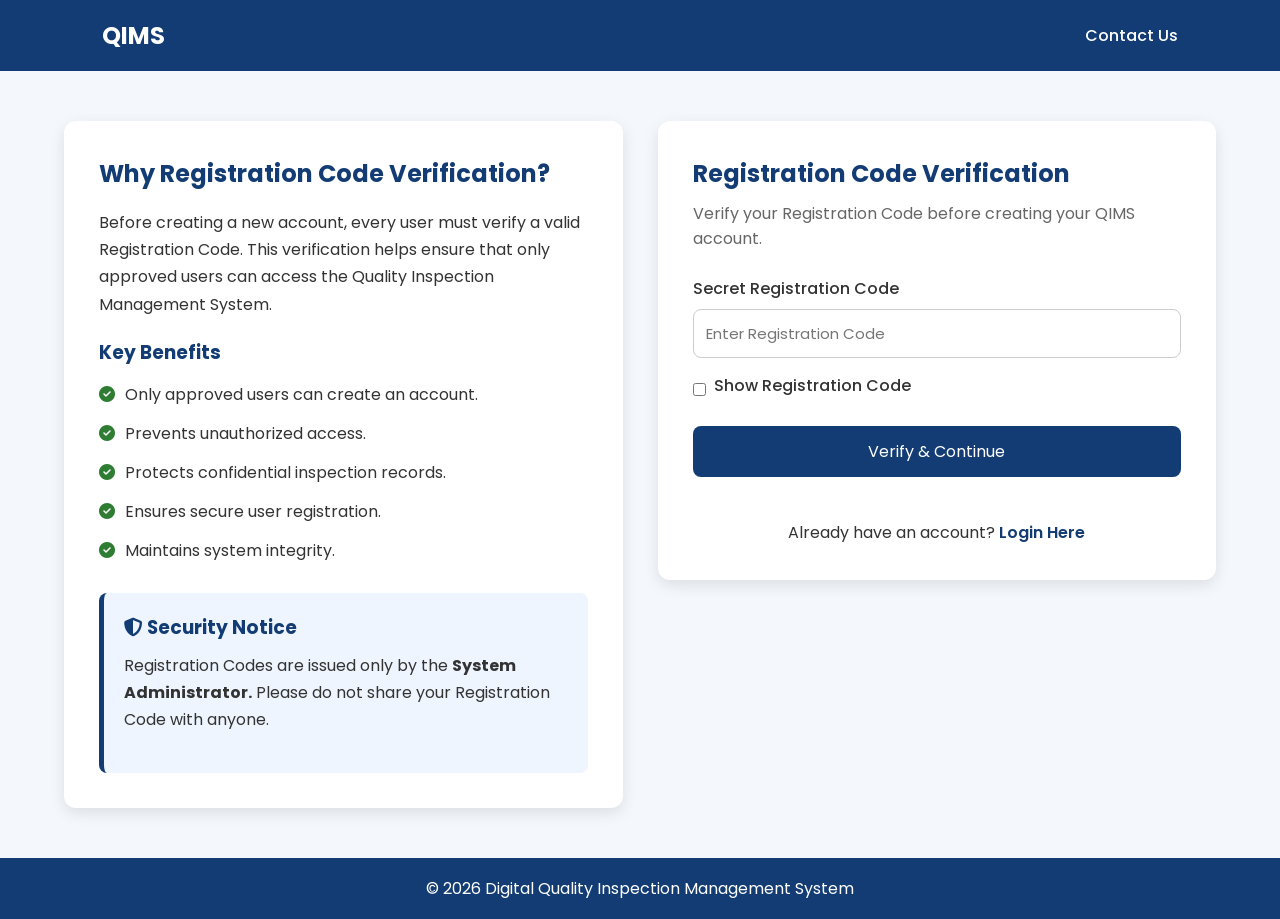
<file: templates/registration.html>
<!DOCTYPE html>
<html lang="en">

<head>

    <meta charset="UTF-8">
    <meta name="viewport" content="width=device-width, initial-scale=1.0">

    <title>Registration Code Verification | QIMS</title>

    <link rel="stylesheet" href="../static/css/registration.css">

    <link rel="stylesheet"
        href="https://cdnjs.cloudflare.com/ajax/libs/font-awesome/6.7.2/css/all.min.css">

</head>

<body>

    <!-- Header -->

    <header>

        <div class="logo">
            <h2> QIMS</h2>
        </div>

        <nav>
            <a href="contact.html">Contact Us</a>
        </nav>

    </header>

    <!-- Main Section -->

    <section class="main-container">

        <!-- Left Information Card -->

        <div class="info-card">

            <h2>Why Registration Code Verification?</h2>

            <p>
                Before creating a new account, every user must verify a valid
                Registration Code. This verification helps ensure that only
                approved users can access the Quality Inspection Management System.
            </p>

            <h3>Key Benefits</h3>

            <ul>

                <li>
                    <i class="fa-solid fa-circle-check"></i>
                    Only approved users can create an account.
                </li>

                <li>
                    <i class="fa-solid fa-circle-check"></i>
                    Prevents unauthorized access.
                </li>

                <li>
                    <i class="fa-solid fa-circle-check"></i>
                    Protects confidential inspection records.
                </li>

                <li>
                    <i class="fa-solid fa-circle-check"></i>
                    Ensures secure user registration.
                </li>

                <li>
                    <i class="fa-solid fa-circle-check"></i>
                    Maintains system integrity.
                </li>

            </ul>

            <div class="security-box">

                <h3>
                    <i class="fa-solid fa-shield-halved"></i>
                    Security Notice
                </h3>

                <p>
                    Registration Codes are issued only by the
                    <strong>System Administrator.</strong>
                    Please do not share your Registration Code with anyone.
                </p>

            </div>

        </div>

        <!-- Right Form Card -->

        <div class="registration-card">

            <h1>Registration Code Verification</h1>

            <p class="subtitle">
                Verify your Registration Code before creating your QIMS account.
            </p>

            <form>

                <label>Secret Registration Code</label>

                <input
                    type="password"
                    id="secretCode"
                    placeholder="Enter Registration Code">

                <div class="show-password">

                    <input
                        type="checkbox"
                        id="showCode">

                    <label for="showCode">
                        Show Registration Code
                    </label>

                </div>

                <button
                    type="button"
                    onclick="verifyCode()"
                    class="btn">

                    Verify & Continue

                </button>

                <p id="message" class="message"></p>

            </form>

            <div class="login-link">

                Already have an account?

                <a href="/login">

                    Login Here

                </a>

            </div>

        </div>

    </section>

    <!-- Footer -->

    <footer>

        © 2026 Digital Quality Inspection Management System

    </footer>

    <script src="../static/js/script.js"></script>

</body>

</html>
</file>
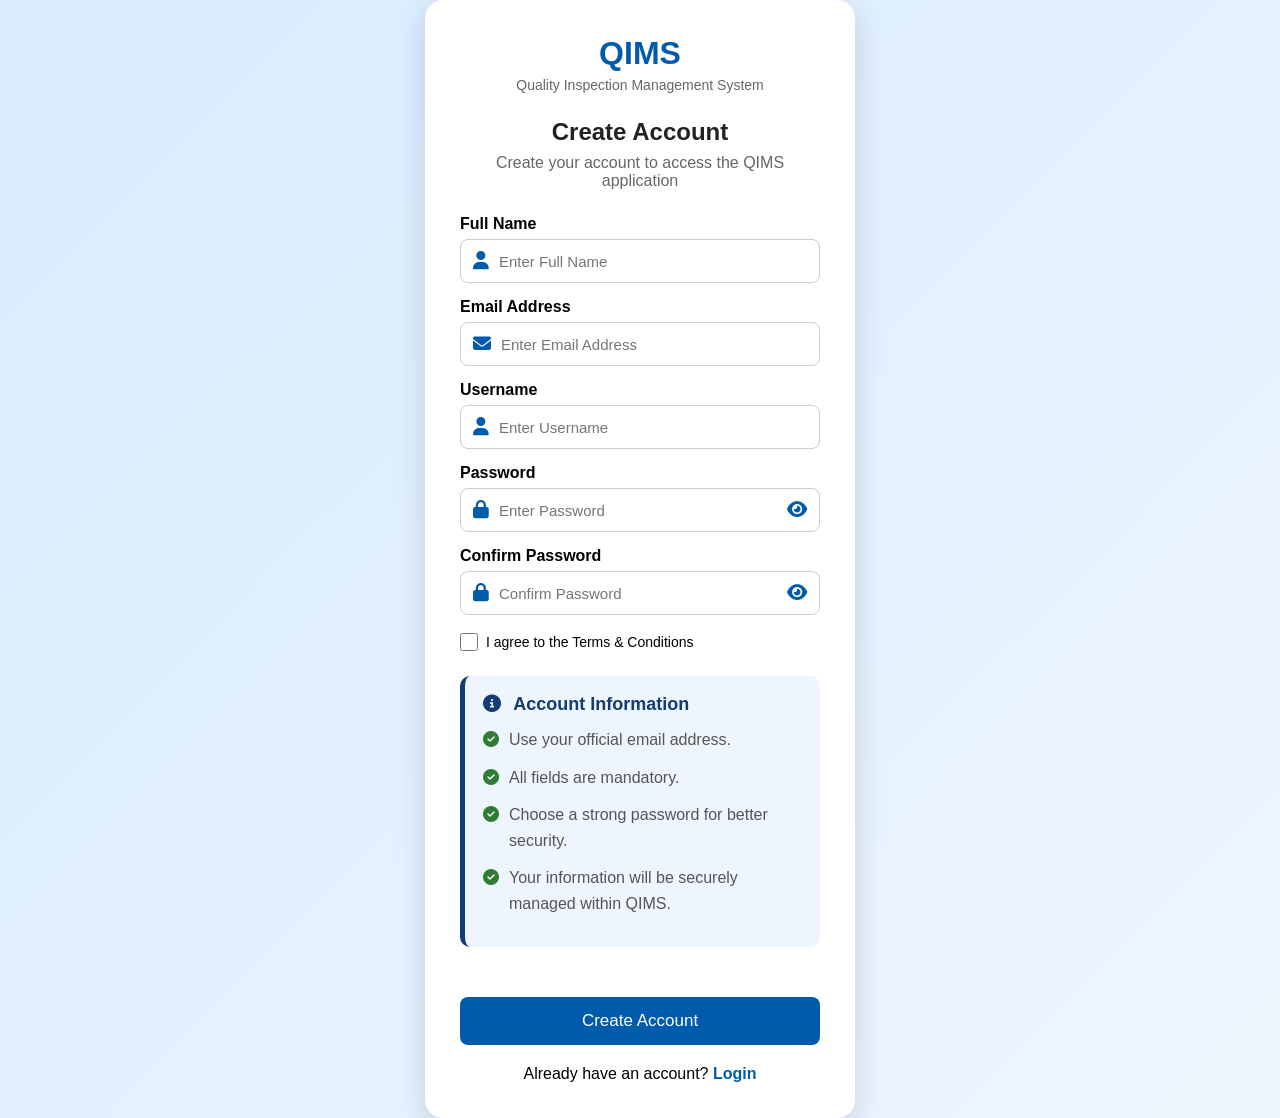
<file: templates/signup.html>
<!DOCTYPE html>
<html lang="en">

<head>

    <meta charset="UTF-8">
    <meta name="viewport" content="width=device-width, initial-scale=1.0">

    <title>Sign Up | QIMS</title>

    <link rel="stylesheet" href="../static/css/signup.css">

    <link rel="stylesheet"
    href="https://cdnjs.cloudflare.com/ajax/libs/font-awesome/6.7.2/css/all.min.css">

</head>

<body>

<div class="signup-container">

    <div class="signup-card">

        <div class="logo">

            <h1>QIMS</h1>

            <p>Quality Inspection Management System</p>

        </div>

        <h2>Create Account</h2>

        <p class="subtitle">
            Create your account to access the QIMS application
        </p>

       <form action="/signup" method="POST">

            <label>Full Name</label>

            <div class="input-box">

                <i class="fa-solid fa-user"></i>

                <input
                   type="text"
                   name="fullname"
                   placeholder="Enter Full Name"
                   required>
            </div>
           <label>Email Address</label>

            <div class="input-box">

               <i class="fa-solid fa-envelope"></i>

               <input
                  type="email"
                  name="email"
                  placeholder="Enter Email Address"
                   required>

            </div>

            <label>Username</label>

            <div class="input-box">

                <i class="fa-solid fa-user"></i>

                <input
                   type="text"
                   name="username"
                   placeholder="Enter Username"
                   required>

            </div>


            <label>Password</label>

            <div class="input-box">

                <i class="fa-solid fa-lock"></i>

                <input
                   type="password"
                   id="password"
                   name="password"
                   placeholder="Enter Password"
                    required>

                <i
                    class="fa-solid fa-eye eye"
                    onclick="togglePassword()"></i>

            </div>


            <label>Confirm Password</label>

            <div class="input-box">

                <i class="fa-solid fa-lock"></i>

                <input
                   type="password"
                   id="confirmPassword"
                   name="confirmPassword"
                   placeholder="Confirm Password"
                   required>
                <i
                    class="fa-solid fa-eye eye"
                    onclick="toggleConfirmPassword()"></i>

            </div>


            <div class="terms">

                <input type="checkbox" required>

                <span>
                    I agree to the Terms & Conditions
                </span>

            </div>
<!-- Account Information -->

          <div class="info-box">

    <h3>

        <i class="fa-solid fa-circle-info"></i>

        Account Information

    </h3>

    <ul>

    <li>

        <i class="fa-solid fa-circle-check"></i>

        Use your official email address.

    </li>

    <li>

        <i class="fa-solid fa-circle-check"></i>

        All fields are mandatory.

    </li>

    <li>

        <i class="fa-solid fa-circle-check"></i>

        Choose a strong password for better security.

    </li>

    <li>

        <i class="fa-solid fa-circle-check"></i>

        Your information will be securely managed within QIMS.

    </li>

</ul>

</div>

            <button
                type="submit"
                class="signup-btn">

                Create Account

            </button>
            <p id="signupMessage" class="message"></p>
        </form>


        <div class="bottom-text">

            Already have an account?

            <a href="/login">

                Login

            </a>

        </div>

    </div>

</div>

<script src="../static/js/script.js"></script>

</body>

</html>
</file>
<file: static/css/registration.css>
/* ==========================
   Google Font
========================== */

@import url('https://fonts.googleapis.com/css2?family=Poppins:wght@300;400;500;600;700&display=swap');

/* ==========================
   Global
========================== */

*{
    margin:0;
    padding:0;
    box-sizing:border-box;
    font-family:'Poppins',sans-serif;
}

body{
    background:#f4f7fc;
    color:#333;
}

/* ==========================
   Header
========================== */

header{
    background:#123c73;
    color:#fff;
    padding:18px 8%;
    display:flex;
    justify-content:space-between;
    align-items:center;
}

header a{
    color:white;
    text-decoration:none;
    font-weight:500;
}

header a:hover{
    text-decoration:underline;
}

/* ==========================
   Main Layout
========================== */

.main-container{

    width:90%;
    max-width:1200px;

    margin:50px auto;

    display:flex;

    gap:35px;

    align-items:flex-start;

}

/* ==========================
   Left Card
========================== */

.info-card{

    flex:1;

    background:white;

    padding:35px;

    border-radius:12px;

    box-shadow:0 5px 15px rgba(0,0,0,0.1);

}

.info-card h2{

    color:#123c73;

    margin-bottom:18px;

}

.info-card p{

    line-height:1.7;

    margin-bottom:20px;

}

.info-card h3{

    margin-bottom:15px;

    color:#123c73;

}

.info-card ul{

    list-style:none;

}

.info-card ul li{

    margin-bottom:14px;

    display:flex;

    align-items:center;

    gap:10px;

}

.info-card i{

    color:#2E7D32;

}

/* ==========================
   Security Box
========================== */

.security-box{

    margin-top:30px;

    background:#EEF5FF;

    border-left:5px solid #123c73;

    padding:20px;

    border-radius:8px;

}

.security-box h3{

    margin-bottom:10px;

}

.security-box i{

    color:#123c73;

}

/* ==========================
   Registration Card
========================== */

.registration-card{

    flex:1;

    background:white;

    padding:35px;

    border-radius:12px;

    box-shadow:0 5px 15px rgba(0,0,0,0.1);

}

.registration-card h1{

    color:#123c73;

    margin-bottom:10px;

}

.subtitle{

    margin-bottom:25px;

    color:#666;

}

/* ==========================
   Form
========================== */

form{

    display:flex;

    flex-direction:column;

}

label{

    margin-bottom:8px;

    font-weight:500;

}

input[type="password"]{

    padding:12px;

    border:1px solid #ccc;

    border-radius:8px;

    font-size:15px;

    margin-bottom:15px;

}

.show-password{

    display:flex;

    align-items:center;

    gap:8px;

    margin-bottom:20px;

}

/* ==========================
   Button
========================== */

.btn{

    background:#123c73;

    color:white;

    border:none;

    padding:13px;

    border-radius:8px;

    font-size:16px;

    cursor:pointer;

    transition:.3s;

}

.btn:hover{

    background:#0d2e59;

}

/* ==========================
   Message
========================== */

.message{

    margin-top:18px;

    text-align:center;

    font-weight:600;

    border-radius:8px;

}

/* Success */

.success{

    background:#E8F5E9;

    color:#2E7D32;

    border:1px solid #81C784;

    padding:12px;

}

/* Error */

.error{

    background:#FFEBEE;

    color:#C62828;

    border:1px solid #EF9A9A;

    padding:12px;

}

/* Warning */

.warning{

    background:#FFF8E1;

    color:#EF6C00;

    border:1px solid #FFCC80;

    padding:12px;

}

/* ==========================
   Login Link
========================== */

.login-link{

    text-align:center;

    margin-top:25px;

}

.login-link a{

    color:#123c73;

    font-weight:600;

    text-decoration:none;

}

.login-link a:hover{

    text-decoration:underline;

}

/* ==========================
   Footer
========================== */

footer{

    background:#123c73;

    color:white;

    text-align:center;

    padding:18px;

    margin-top:50px;

}

/* ==========================
   Responsive
========================== */

@media(max-width:900px){

.main-container{

    flex-direction:column;

}

.info-card,
.registration-card{

    width:100%;

}

}
</file>
<file: static/css/signup.css>
/* ===========================
   GENERAL
=========================== */

*{
    margin:0;
    padding:0;
    box-sizing:border-box;
    font-family:Segoe UI, sans-serif;
}

body{

    background:linear-gradient(135deg,#d8ebff,#eef6ff);

    display:flex;

    justify-content:center;

    align-items:center;

    min-height:100vh;

}


/* ===========================
   CARD
=========================== */

.signup-container{

    width:100%;

    display:flex;

    justify-content:center;

    align-items:center;

}

.signup-card{

    width:430px;

    background:white;

    padding:35px;

    border-radius:18px;

    box-shadow:0 10px 30px rgba(0,0,0,.15);

    animation:fadeIn .8s ease;

}


/* ===========================
   LOGO
=========================== */

.logo{

    text-align:center;

    margin-bottom:25px;

}

.logo-circle{

    width:80px;

    height:80px;

    background:#005BAC;

    color:white;

    border-radius:50%;

    display:flex;

    justify-content:center;

    align-items:center;

    margin:auto;

    font-size:28px;

    font-weight:bold;

    margin-bottom:15px;

}

.logo h1{

    color:#005BAC;

    margin-bottom:5px;

}

.logo p{

    color:#666;

    font-size:14px;

}


/* ===========================
   TITLE
=========================== */

h2{

    text-align:center;

    color:#222;

    margin-bottom:8px;

}

.subtitle{

    text-align:center;

    color:#666;

    margin-bottom:25px;

}


/* ===========================
   LABEL
=========================== */

label{

    display:block;

    margin-top:15px;

    margin-bottom:6px;

    font-weight:600;

}


/* ===========================
   INPUT
=========================== */

.input-box{

    display:flex;

    align-items:center;

    border:1px solid #ccc;

    border-radius:8px;

    padding:12px;

    transition:.3s;

}

.input-box:hover{

    border-color:#005BAC;

}

.input-box:focus-within{

    border-color:#005BAC;

    box-shadow:0 0 8px rgba(0,91,172,.2);

}

.input-box i{

    color:#005BAC;

    font-size:18px;

}

.input-box input{

    width:100%;

    border:none;

    outline:none;

    padding-left:10px;

    font-size:15px;

}

.eye{

    cursor:pointer;

}


/* ===========================
   TERMS
=========================== */

.terms{

    display:flex;

    align-items:center;

    gap:8px;

    margin-top:18px;

    font-size:14px;

}

.terms input{

    width:18px;

    height:18px;

}


/* ===========================
   BUTTON
=========================== */

.signup-btn{

    width:100%;

    margin-top:25px;

    padding:14px;

    border:none;

    border-radius:8px;

    background:#005BAC;

    color:white;

    font-size:17px;

    cursor:pointer;

    transition:.3s;

}

.signup-btn:hover{

    background:#00448a;

    transform:translateY(-2px);

}


/* ===========================
   LOGIN LINK
=========================== */

.bottom-text{

    text-align:center;

    margin-top:20px;

}

.bottom-text a{

    color:#005BAC;

    text-decoration:none;

    font-weight:bold;

}

.bottom-text a:hover{

    text-decoration:underline;

}


/* ===========================
   ANIMATION
=========================== */

@keyframes fadeIn{

from{

opacity:0;

transform:translateY(30px);

}

to{

opacity:1;

transform:translateY(0);

}

}
/* ==========================
   Success & Error Message
========================== */

.message{

    margin-top:20px;

    text-align:center;

    font-size:15px;

    font-weight:600;

    border-radius:8px;

}

.success{

    background:#E8F5E9;

    color:#2E7D32;

    border:1px solid #81C784;

    padding:12px;

}

.error{

    background:#FFEBEE;

    color:#C62828;

    border:1px solid #EF9A9A;

    padding:12px;

}/* ==========================
   Account Information Box
========================== */

.info-box{

    background:#EEF5FF;

    border-left:5px solid #123c73;

    border-radius:10px;

    padding:18px;

    margin:25px 0;

}

.info-box h3{

    color:#123c73;

    font-size:18px;

    margin-bottom:12px;

}

.info-box h3 i{

    margin-right:8px;

    color:#123c73;

}

.info-box ul{

    list-style:none;

    padding-left:0;

}

.info-box ul li{

    display:flex;

    align-items:flex-start;

    gap:10px;

    margin-bottom:12px;

    color:#555;

    line-height:1.6;

}

.info-box ul li i{

    color:#2E7D32;

    margin-top:4px;

    font-size:16px;

}
</file>
